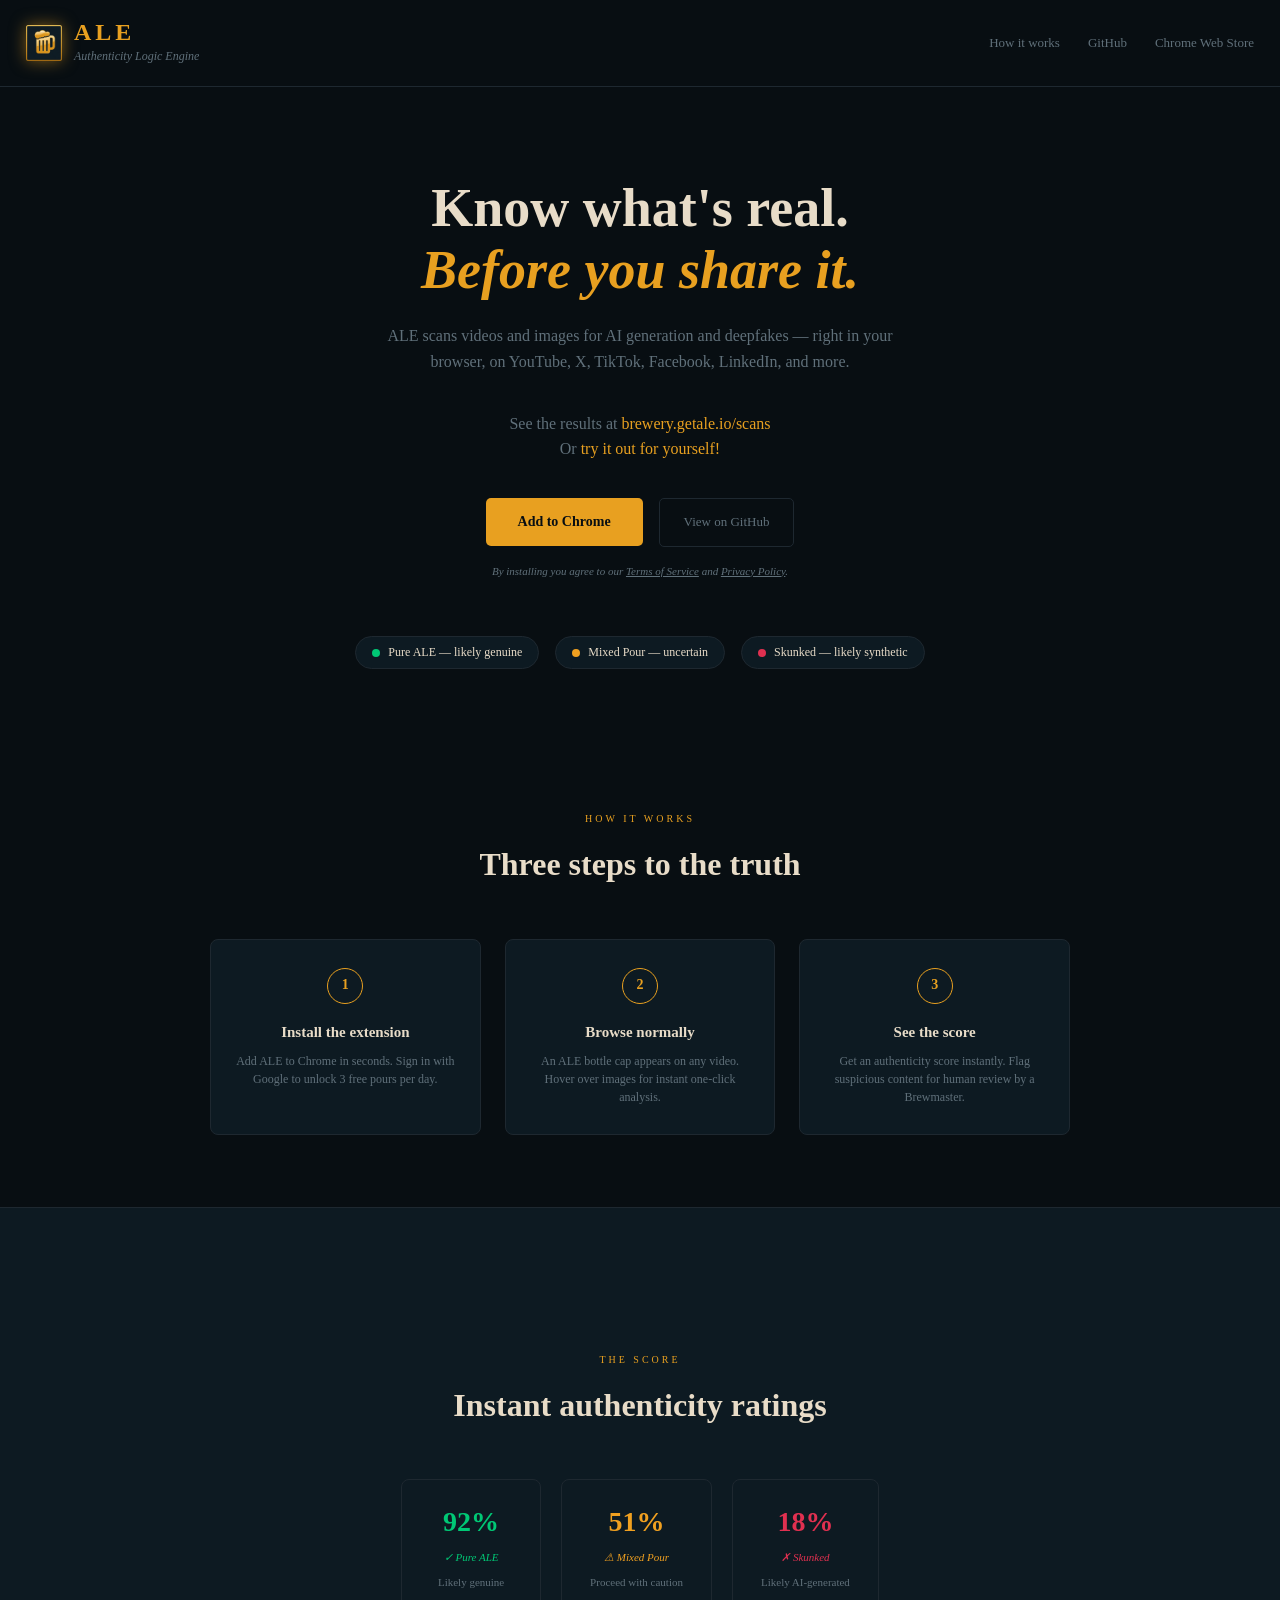
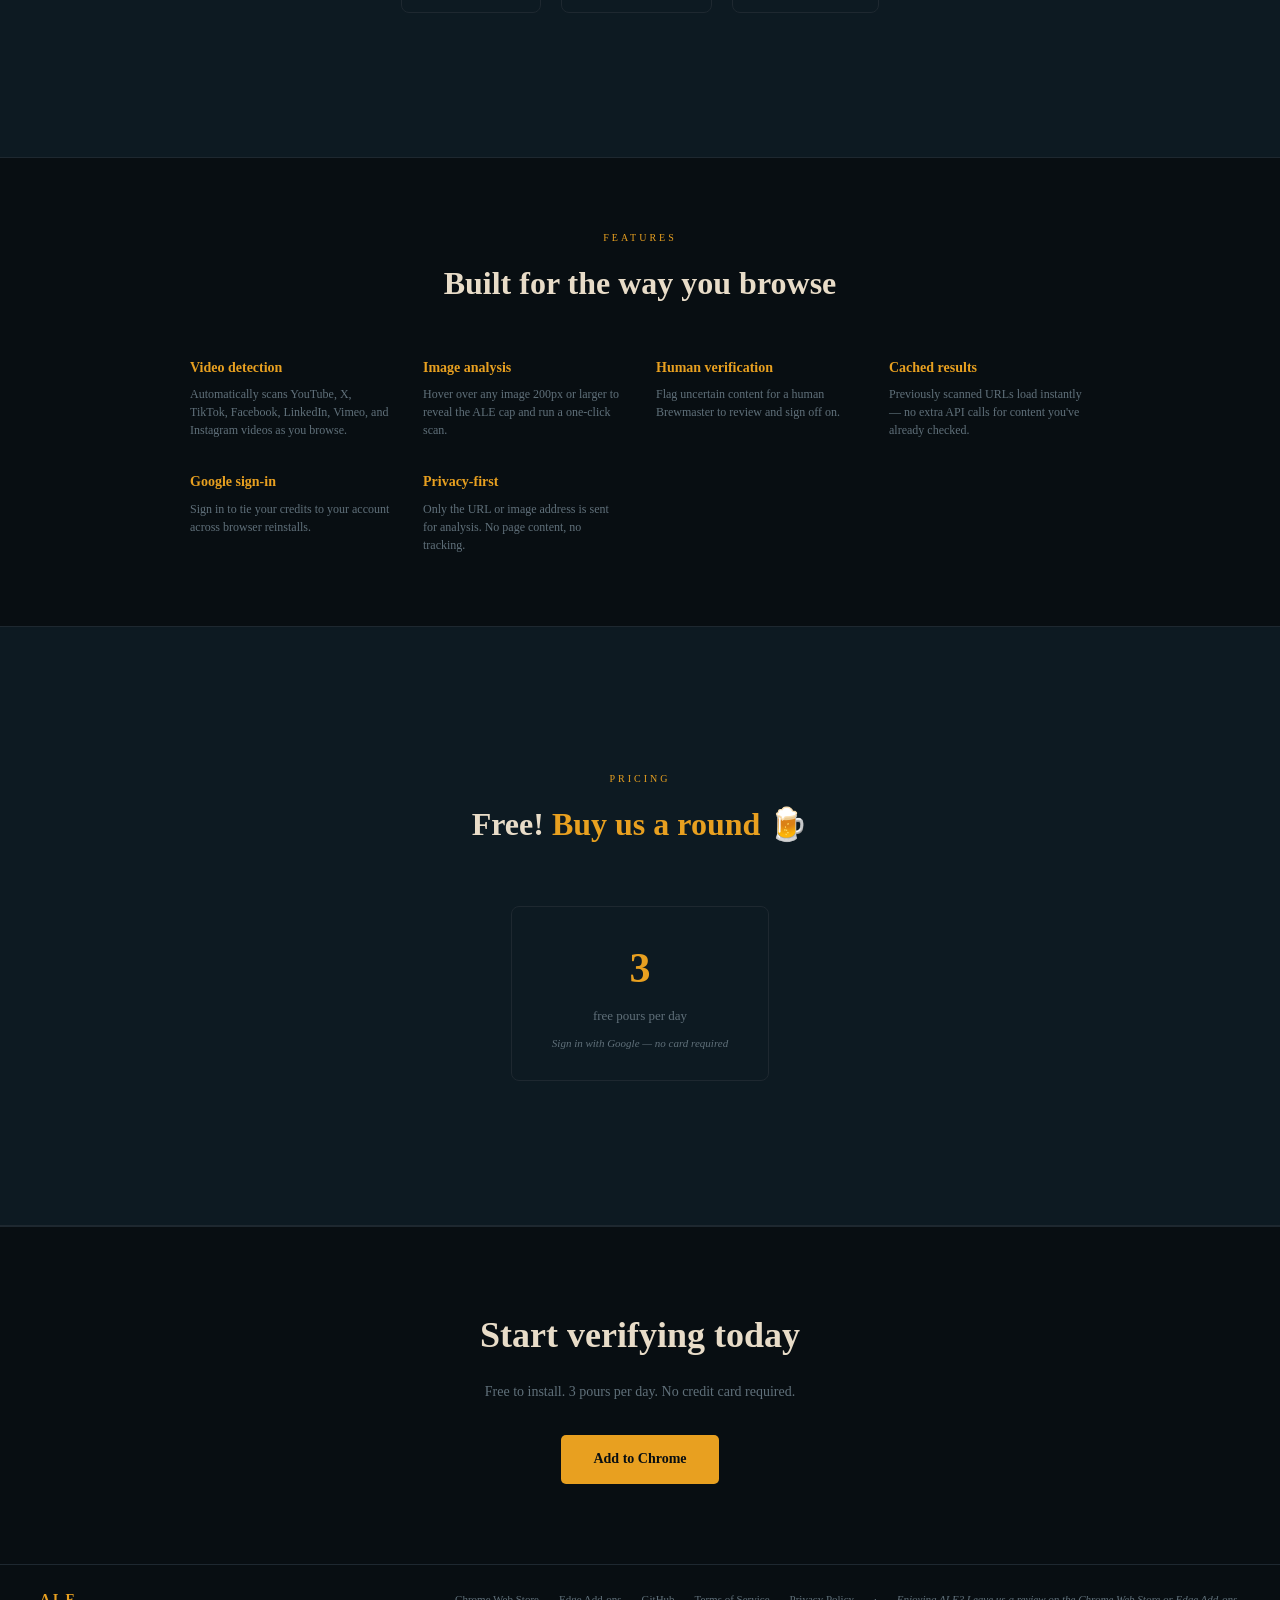
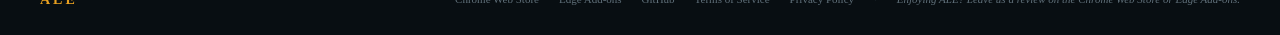
<file: docs/index.html>
<!DOCTYPE html>
<html lang="en">
<head>
  <meta charset="UTF-8" />
  <meta name="viewport" content="width=device-width, initial-scale=1.0" />
  <title>ALE — Authenticity Logic Engine</title>
  <meta name="description" content="A Chrome extension that scans videos and images for AI generation and deepfakes — right in your browser." />
  <style>
    *, *::before, *::after { box-sizing: border-box; margin: 0; padding: 0; }

    :root {
      --bg:      #080E12;
      --card:    #0D1A22;
      --border:  #1E2830;
      --amber:   #E8A020;
      --gold:    #FFB84A;
      --muted:   #60707A;
      --text:    #E8DCC8;
      --real:    #00C875;
      --mixed:   #F0A020;
      --skunked: #E03050;
    }

    body {
      background: var(--bg);
      color: var(--text);
      font-family: Georgia, 'Times New Roman', serif;
      line-height: 1.6;
    }

    a { color: var(--amber); text-decoration: none; }
    a:hover { color: var(--gold); }

    /* ── Nav ── */
    nav {
      display: flex;
      align-items: center;
      justify-content: space-between;
      padding: 20px 26px;
      border-bottom: 1px solid var(--border);
    }

    .nav-logo {
      display: flex;
      align-items: center;
      gap: 12px;
      text-decoration: none;
    }

    .nav-logo-icon {
      width: 36px;
      height: 36px;
      filter: drop-shadow(0 0 8px rgba(232, 160, 32, 0.5));
    }

    .nav-logo-text {
      font-size: 24px;
      font-weight: bold;
      letter-spacing: 4px;
      color: var(--amber);
      line-height: 1;
    }

    .nav-logo-tagline {
      font-size: 12px;
      color: var(--muted);
      font-style: italic;
      margin-top: 3px;
    }

    .nav-links {
      display: flex;
      gap: 28px;
      font-size: 13px;
      color: var(--muted);
    }

    .nav-links a { color: var(--muted); transition: color 0.15s; }
    .nav-links a:hover { color: var(--text); }

    /* ── Hero ── */
    .hero {
      text-align: center;
      padding: 90px 24px 70px;
      max-width: 720px;
      margin: 0 auto;
    }

    .hero-eyebrow {
      font-size: 11px;
      letter-spacing: 3px;
      text-transform: uppercase;
      color: var(--amber);
      margin-bottom: 20px;
    }

    .hero h1 {
      font-size: clamp(32px, 6vw, 54px);
      line-height: 1.15;
      color: var(--text);
      margin-bottom: 22px;
    }

    .hero h1 em {
      font-style: italic;
      color: var(--amber);
    }

    .hero p {
      font-size: 16px;
      color: var(--muted);
      max-width: 520px;
      margin: 0 auto 36px;
    }

    .btn-primary {
      display: inline-block;
      padding: 13px 32px;
      background: var(--amber);
      color: var(--bg);
      border-radius: 5px;
      font-family: Georgia, serif;
      font-size: 14px;
      font-weight: bold;
      transition: background 0.15s;
    }

    .btn-primary:hover { background: var(--gold); color: var(--bg); }

    .btn-secondary {
      display: inline-block;
      padding: 13px 24px;
      border: 1px solid var(--border);
      color: var(--muted);
      border-radius: 5px;
      font-family: Georgia, serif;
      font-size: 13px;
      margin-left: 12px;
      transition: border-color 0.15s, color 0.15s;
    }

    .btn-secondary:hover { border-color: var(--amber); color: var(--text); }

    /* ── Demo pill ── */
    .demo-pills {
      display: flex;
      justify-content: center;
      gap: 16px;
      margin-top: 56px;
      flex-wrap: wrap;
    }

    .pill {
      background: var(--card);
      border: 1px solid var(--border);
      border-radius: 999px;
      padding: 6px 16px;
      font-size: 12px;
      display: flex;
      align-items: center;
      gap: 8px;
    }

    .pill-dot {
      width: 8px;
      height: 8px;
      border-radius: 50%;
      flex-shrink: 0;
    }

    /* ── How it works ── */
    section { padding: 72px 24px; }

    .section-label {
      text-align: center;
      font-size: 10px;
      letter-spacing: 3px;
      text-transform: uppercase;
      color: var(--amber);
      margin-bottom: 12px;
    }

    section h2 {
      text-align: center;
      font-size: clamp(22px, 4vw, 32px);
      color: var(--text);
      margin-bottom: 48px;
    }

    .steps {
      display: grid;
      grid-template-columns: repeat(auto-fit, minmax(220px, 1fr));
      gap: 24px;
      max-width: 860px;
      margin: 0 auto;
    }

    .step {
      background: var(--card);
      border: 1px solid var(--border);
      border-radius: 8px;
      padding: 28px 24px;
      text-align: center;
    }

    .step-num {
      width: 36px;
      height: 36px;
      border-radius: 50%;
      border: 1px solid var(--amber);
      color: var(--amber);
      font-size: 14px;
      font-weight: bold;
      display: flex;
      align-items: center;
      justify-content: center;
      margin: 0 auto 16px;
    }

    .step h3 {
      font-size: 15px;
      color: var(--text);
      margin-bottom: 8px;
    }

    .step p {
      font-size: 12px;
      color: var(--muted);
      line-height: 1.5;
    }

    /* ── Features ── */
    .features-bg { background: var(--card); border-top: 1px solid var(--border); border-bottom: 1px solid var(--border); }

    .features {
      display: grid;
      grid-template-columns: repeat(auto-fit, minmax(200px, 1fr));
      gap: 32px;
      max-width: 900px;
      margin: 0 auto;
    }

    .feature h3 {
      font-size: 14px;
      color: var(--amber);
      margin-bottom: 6px;
    }

    .feature p {
      font-size: 12px;
      color: var(--muted);
      line-height: 1.5;
    }

    /* ── Score sample ── */
    .score-row {
      display: flex;
      justify-content: center;
      gap: 20px;
      flex-wrap: wrap;
      max-width: 600px;
      margin: 0 auto;
    }

    .score-card {
      background: var(--card);
      border: 1px solid var(--border);
      border-radius: 8px;
      padding: 20px 28px;
      text-align: center;
      min-width: 140px;
    }

    .score-val {
      font-size: 28px;
      font-weight: bold;
      margin-bottom: 4px;
    }

    .score-tag {
      font-size: 11px;
      font-style: italic;
    }

    /* ── Credits ── */
    .credits-section { text-align: center; }

    .credits-box {
      display: inline-block;
      background: var(--card);
      border: 1px solid var(--border);
      border-radius: 8px;
      padding: 28px 40px;
      margin-top: 8px;
    }

    .credits-box .big { font-size: 42px; font-weight: bold; color: var(--amber); }
    .credits-box .label { font-size: 13px; color: var(--muted); margin-top: 4px; }
    .credits-box .sub { font-size: 11px; color: var(--muted); margin-top: 8px; font-style: italic; }

    /* ── CTA ── */
    .cta-section {
      text-align: center;
      padding: 80px 24px;
      border-top: 1px solid var(--border);
    }

    .cta-section h2 {
      font-size: clamp(22px, 4vw, 36px);
      margin-bottom: 16px;
    }

    .cta-section p {
      color: var(--muted);
      font-size: 14px;
      margin-bottom: 32px;
    }

    /* ── Footer ── */
    footer {
      border-top: 1px solid var(--border);
      padding: 24px 40px;
      display: flex;
      align-items: center;
      justify-content: space-between;
      flex-wrap: wrap;
      gap: 12px;
    }

    footer .foot-logo { font-size: 14px; font-weight: bold; letter-spacing: 3px; color: var(--amber); }
    footer .foot-links { display: flex; gap: 20px; font-size: 11px; color: var(--muted); }
    footer .foot-links a { color: var(--muted); transition: color 0.15s; }
    footer .foot-links a:hover { color: var(--text); }
  </style>
</head>
<body>

<nav>
  <a class="nav-logo" href="#">
    <img src="ale-icon.png" alt="ALE" width="36" height="36" class="nav-logo-icon">
    <div>
      <div class="nav-logo-text">ALE</div>
      <div class="nav-logo-tagline">Authenticity Logic Engine</div>
    </div>
  </a>
  <div class="nav-links">
    <a href="#how-it-works">How it works</a>
    <a href="https://github.com/jackfperryjr/ale-extension" target="_blank" rel="noopener">GitHub</a>
    <a href="https://chromewebstore.google.com/detail/kkfaafebgjbcekddnlcfcapfemceekko" target="_blank" rel="noopener">Chrome Web Store</a>
  </div>
</nav>

<!-- ── Hero ── -->
<section class="hero">
  <h1>Know what's real.<br><em>Before you share it.</em></h1>
  <p>
    ALE scans videos and images for AI generation and deepfakes — right in your browser,
    on YouTube, X, TikTok, Facebook, LinkedIn, and more.
  </p>
  <p>
    See the results at <a href="https://brewery.getale.io/scans" target="_blank" rel="noopener">brewery.getale.io/scans</a>
  <br/>
    Or <a href="https://brewery.getale.io/try" target="_blank" rel="noopener">try it out for yourself!</a>
  </p>
  <div>
    <a class="btn-primary ale-install-chrome" href="https://chromewebstore.google.com/detail/kkfaafebgjbcekddnlcfcapfemceekko" target="_blank" rel="noopener">
      Add to Chrome
    </a>
    <a class="btn-primary ale-install-edge" href="https://microsoftedge.microsoft.com/addons/detail/fplhdmbfbfadokkehclmeaahadhjbgfm" target="_blank" rel="noopener" style="display:none">
      Add to Edge
    </a>
    <a class="btn-secondary" href="https://github.com/jackfperryjr/ale-extension" target="_blank" rel="noopener">
      View on GitHub
    </a>
  </div>
  <p style="font-size:11px; color:var(--muted); margin-top:16px; font-style:italic;">
    By installing you agree to our <a href="tos.html" style="color:var(--muted); text-decoration:underline;">Terms of Service</a>
    and <a href="privacy.html" style="color:var(--muted); text-decoration:underline;">Privacy Policy</a>.
  </p>

  <div class="demo-pills">
    <div class="pill">
      <span class="pill-dot" style="background: var(--real)"></span>
      <span>Pure ALE &mdash; likely genuine</span>
    </div>
    <div class="pill">
      <span class="pill-dot" style="background: var(--mixed)"></span>
      <span>Mixed Pour &mdash; uncertain</span>
    </div>
    <div class="pill">
      <span class="pill-dot" style="background: var(--skunked)"></span>
      <span>Skunked &mdash; likely synthetic</span>
    </div>
  </div>
</section>

<!-- ── How it works ── -->
<section id="how-it-works">
  <p class="section-label">How it works</p>
  <h2>Three steps to the truth</h2>
  <div class="steps">
    <div class="step">
      <div class="step-num">1</div>
      <h3>Install the extension</h3>
      <p>Add ALE to Chrome in seconds. Sign in with Google to unlock 3 free pours per day.</p>
    </div>
    <div class="step">
      <div class="step-num">2</div>
      <h3>Browse normally</h3>
      <p>An ALE bottle cap appears on any video. Hover over images for instant one-click analysis.</p>
    </div>
    <div class="step">
      <div class="step-num">3</div>
      <h3>See the score</h3>
      <p>Get an authenticity score instantly. Flag suspicious content for human review by a Brewmaster.</p>
    </div>
  </div>
</section>

<!-- ── Score examples ── -->
<section class="features-bg">
  <section>
    <p class="section-label">The score</p>
    <h2>Instant authenticity ratings</h2>
    <div class="score-row">
      <div class="score-card">
        <div class="score-val" style="color: var(--real)">92%</div>
        <div class="score-tag" style="color: var(--real)">✓ Pure ALE</div>
        <div style="font-size:11px; color:var(--muted); margin-top:8px;">Likely genuine</div>
      </div>
      <div class="score-card">
        <div class="score-val" style="color: var(--mixed)">51%</div>
        <div class="score-tag" style="color: var(--mixed)">⚠ Mixed Pour</div>
        <div style="font-size:11px; color:var(--muted); margin-top:8px;">Proceed with caution</div>
      </div>
      <div class="score-card">
        <div class="score-val" style="color: var(--skunked)">18%</div>
        <div class="score-tag" style="color: var(--skunked)">✗ Skunked</div>
        <div style="font-size:11px; color:var(--muted); margin-top:8px;">Likely AI-generated</div>
      </div>
    </div>
  </section>
</section>

<!-- ── Features ── -->
<section>
  <p class="section-label">Features</p>
  <h2>Built for the way you browse</h2>
  <div class="features">
    <div class="feature">
      <h3>Video detection</h3>
      <p>Automatically scans YouTube, X, TikTok, Facebook, LinkedIn, Vimeo, and Instagram videos as you browse.</p>
    </div>
    <div class="feature">
      <h3>Image analysis</h3>
      <p>Hover over any image 200px or larger to reveal the ALE cap and run a one-click scan.</p>
    </div>
    <div class="feature">
      <h3>Human verification</h3>
      <p>Flag uncertain content for a human Brewmaster to review and sign off on.</p>
    </div>
    <div class="feature">
      <h3>Cached results</h3>
      <p>Previously scanned URLs load instantly — no extra API calls for content you've already checked.</p>
    </div>
    <div class="feature">
      <h3>Google sign-in</h3>
      <p>Sign in to tie your credits to your account across browser reinstalls.</p>
    </div>
    <div class="feature">
      <h3>Privacy-first</h3>
      <p>Only the URL or image address is sent for analysis. No page content, no tracking.</p>
    </div>
  </div>
</section>

<!-- ── Credits ── -->
<section class="features-bg">
  <section class="credits-section">
    <p class="section-label">Pricing</p>
    <h2>Free! <a href="https://buy.stripe.com/aFafZj7YI6n06d3fxG0Fi00" target="_blank" rel="noopener">Buy us a round 🍺</a></h2>
    <div class="credits-box">
      <div class="big">3</div>
      <div class="label">free pours per day</div>
      <div class="sub">Sign in with Google &mdash; no card required</div>
    </div>
  </section>
</section>

<!-- ── CTA ── -->
<section class="cta-section">
  <h2>Start verifying today</h2>
  <p>Free to install. 3 pours per day. No credit card required.</p>
  <a class="btn-primary ale-install-chrome" href="https://chromewebstore.google.com/detail/kkfaafebgjbcekddnlcfcapfemceekko" target="_blank" rel="noopener">
    Add to Chrome
  </a>
  <a class="btn-primary ale-install-edge" href="https://microsoftedge.microsoft.com/addons/detail/ale/
fplhdmbfbfadokkehclmeaahadhjbgfm" target="_blank" rel="noopener" style="display:none">
    Add to Edge
  </a>
</section>

<footer>
  <span class="foot-logo">ALE</span>
  <div class="foot-links">
    <a href="https://chromewebstore.google.com/detail/kkfaafebgjbcekddnlcfcapfemceekko" target="_blank" rel="noopener">Chrome Web Store</a>
    <a href="https://microsoftedge.microsoft.com/addons/detail/fplhdmbfbfadokkehclmeaahadhjbgfm" target="_blank" rel="noopener">Edge Add-ons</a>
    <a href="https://github.com/jackfperryjr/ale-extension" target="_blank" rel="noopener">GitHub</a>
    <a href="tos.html">Terms of Service</a>
    <a href="privacy.html">Privacy Policy</a>
    <span style="color:var(--muted);">·</span>
    <span style="font-style:italic;">Enjoying ALE? Leave us a review on the
      <a href="https://chromewebstore.google.com/detail/kkfaafebgjbcekddnlcfcapfemceekko" target="_blank" rel="noopener">Chrome Web Store</a>
      or <a href="https://microsoftedge.microsoft.com/addons/detail/ale/
fplhdmbfbfadokkehclmeaahadhjbgfm" target="_blank" rel="noopener">Edge Add-ons</a>.
    </span>
  </div>
</footer>

<script>
  (function () {
    if (/Edg\//.test(navigator.userAgent)) {
      document.querySelectorAll('.ale-install-chrome').forEach(function (el) { el.style.display = 'none'; });
      document.querySelectorAll('.ale-install-edge').forEach(function (el) { el.style.display = ''; });
    }
  })();
</script>
</body>
</html>
</file>
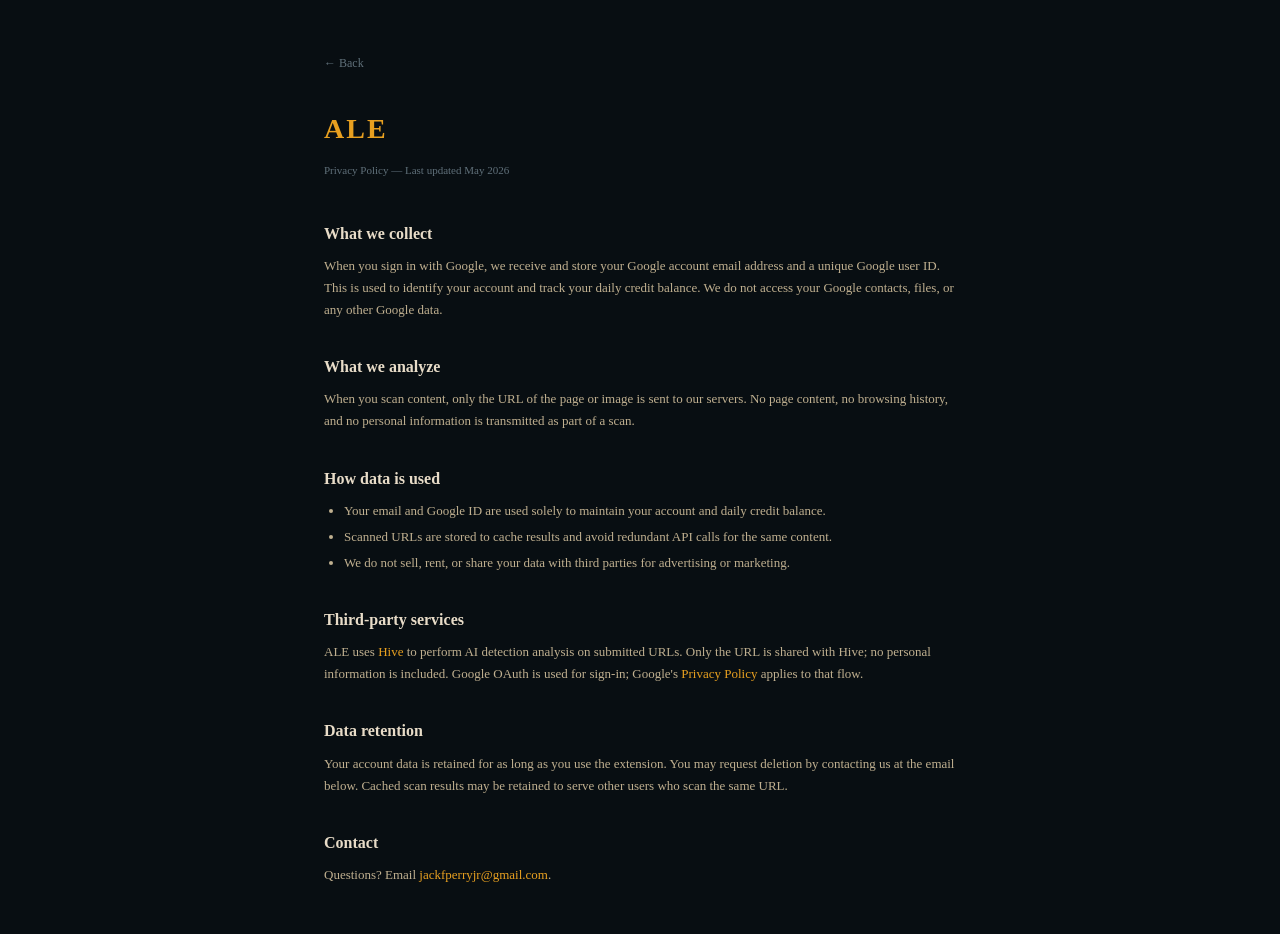
<file: docs/privacy.html>
<!DOCTYPE html>
<html lang="en">
<head>
  <meta charset="UTF-8" />
  <meta name="viewport" content="width=device-width, initial-scale=1.0" />
  <title>Privacy Policy — ALE</title>
  <style>
    *, *::before, *::after { box-sizing: border-box; margin: 0; padding: 0; }
    body {
      background: #080E12;
      color: #E8DCC8;
      font-family: Georgia, 'Times New Roman', serif;
      line-height: 1.7;
      padding: 48px 24px;
      max-width: 680px;
      margin: 0 auto;
    }
    a { color: #E8A020; text-decoration: none; }
    a:hover { color: #FFB84A; }
    h1 { font-size: 28px; color: #E8A020; margin-bottom: 8px; letter-spacing: 2px; }
    .meta { font-size: 11px; color: #60707A; margin-bottom: 40px; }
    h2 { font-size: 16px; color: #E8DCC8; margin: 32px 0 8px; }
    p, li { font-size: 13px; color: #C0B090; }
    ul { padding-left: 20px; margin-top: 8px; }
    li { margin-bottom: 4px; }
    .back { display: inline-block; font-size: 12px; color: #60707A; margin-bottom: 32px; }
    .back:hover { color: #E8DCC8; }
  </style>
</head>
<body>

<a class="back" href="index.html">← Back</a>

<h1>ALE</h1>
<p class="meta">Privacy Policy &mdash; Last updated May 2026</p>

<h2>What we collect</h2>
<p>When you sign in with Google, we receive and store your Google account email address and a unique Google user ID. This is used to identify your account and track your daily credit balance. We do not access your Google contacts, files, or any other Google data.</p>

<h2>What we analyze</h2>
<p>When you scan content, only the URL of the page or image is sent to our servers. No page content, no browsing history, and no personal information is transmitted as part of a scan.</p>

<h2>How data is used</h2>
<ul>
  <li>Your email and Google ID are used solely to maintain your account and daily credit balance.</li>
  <li>Scanned URLs are stored to cache results and avoid redundant API calls for the same content.</li>
  <li>We do not sell, rent, or share your data with third parties for advertising or marketing.</li>
</ul>

<h2>Third-party services</h2>
<p>ALE uses <a href="https://thehive.ai" target="_blank" rel="noopener">Hive</a> to perform AI detection analysis on submitted URLs. Only the URL is shared with Hive; no personal information is included. Google OAuth is used for sign-in; Google's <a href="https://policies.google.com/privacy" target="_blank" rel="noopener">Privacy Policy</a> applies to that flow.</p>

<h2>Data retention</h2>
<p>Your account data is retained for as long as you use the extension. You may request deletion by contacting us at the email below. Cached scan results may be retained to serve other users who scan the same URL.</p>

<h2>Contact</h2>
<p>Questions? Email <a href="mailto:jackfperryjr@gmail.com">jackfperryjr@gmail.com</a>.</p>

</body>
</html>
</file>
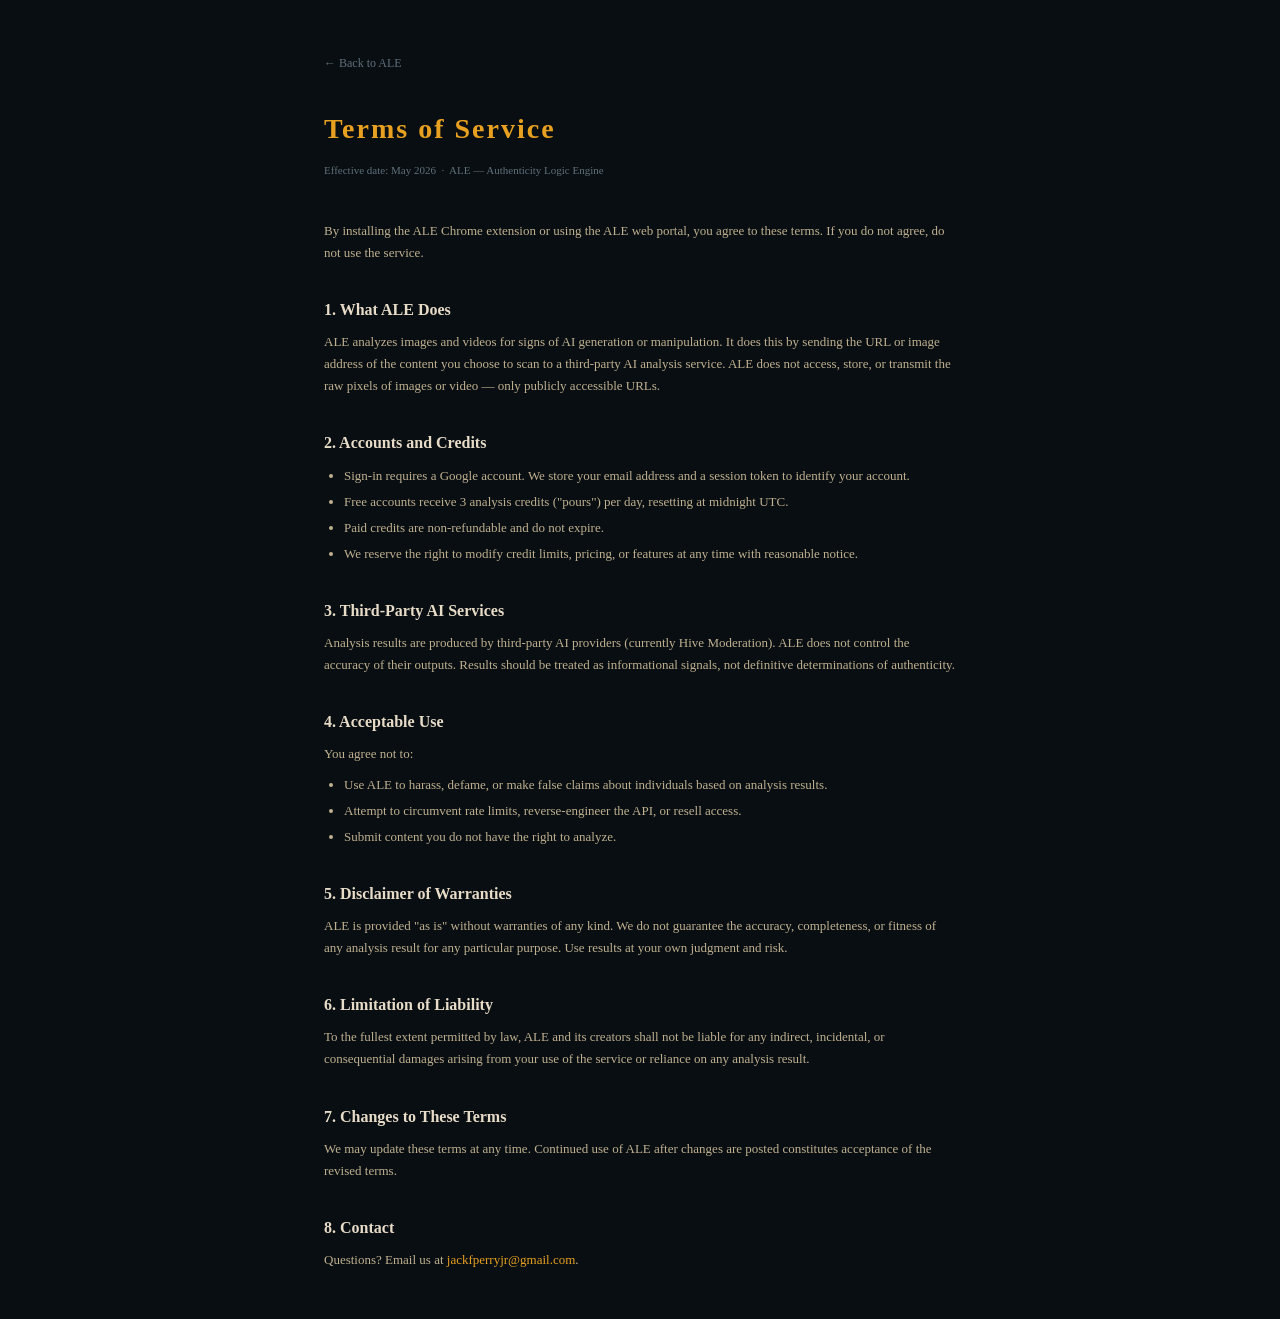
<file: docs/tos.html>
<!DOCTYPE html>
<html lang="en">
<head>
  <meta charset="UTF-8" />
  <meta name="viewport" content="width=device-width, initial-scale=1.0" />
  <title>Terms of Service — ALE</title>
  <style>
    *, *::before, *::after { box-sizing: border-box; margin: 0; padding: 0; }
    body {
      background: #080E12;
      color: #E8DCC8;
      font-family: Georgia, 'Times New Roman', serif;
      line-height: 1.7;
      padding: 48px 24px;
      max-width: 680px;
      margin: 0 auto;
    }
    a { color: #E8A020; text-decoration: none; }
    a:hover { color: #FFB84A; }
    h1 { font-size: 28px; color: #E8A020; margin-bottom: 8px; letter-spacing: 2px; }
    .meta { font-size: 11px; color: #60707A; margin-bottom: 40px; }
    h2 { font-size: 16px; color: #E8DCC8; margin: 32px 0 8px; }
    p, li { font-size: 13px; color: #C0B090; }
    ul { padding-left: 20px; margin-top: 8px; }
    li { margin-bottom: 4px; }
    .back { display: inline-block; font-size: 12px; color: #60707A; margin-bottom: 32px; }
    .back:hover { color: #E8DCC8; }
  </style>
</head>
<body>

  <a class="back" href="index.html">← Back to ALE</a>

  <h1>Terms of Service</h1>
  <p class="meta">Effective date: May 2026 &nbsp;·&nbsp; ALE — Authenticity Logic Engine</p>

  <p>By installing the ALE Chrome extension or using the ALE web portal, you agree to these terms. If you do not agree, do not use the service.</p>

  <h2>1. What ALE Does</h2>
  <p>ALE analyzes images and videos for signs of AI generation or manipulation. It does this by sending the URL or image address of the content you choose to scan to a third-party AI analysis service. ALE does not access, store, or transmit the raw pixels of images or video — only publicly accessible URLs.</p>

  <h2>2. Accounts and Credits</h2>
  <ul>
    <li>Sign-in requires a Google account. We store your email address and a session token to identify your account.</li>
    <li>Free accounts receive 3 analysis credits ("pours") per day, resetting at midnight UTC.</li>
    <li>Paid credits are non-refundable and do not expire.</li>
    <li>We reserve the right to modify credit limits, pricing, or features at any time with reasonable notice.</li>
  </ul>

  <h2>3. Third-Party AI Services</h2>
  <p>Analysis results are produced by third-party AI providers (currently Hive Moderation). ALE does not control the accuracy of their outputs. Results should be treated as informational signals, not definitive determinations of authenticity.</p>

  <h2>4. Acceptable Use</h2>
  <p>You agree not to:</p>
  <ul>
    <li>Use ALE to harass, defame, or make false claims about individuals based on analysis results.</li>
    <li>Attempt to circumvent rate limits, reverse-engineer the API, or resell access.</li>
    <li>Submit content you do not have the right to analyze.</li>
  </ul>

  <h2>5. Disclaimer of Warranties</h2>
  <p>ALE is provided "as is" without warranties of any kind. We do not guarantee the accuracy, completeness, or fitness of any analysis result for any particular purpose. Use results at your own judgment and risk.</p>

  <h2>6. Limitation of Liability</h2>
  <p>To the fullest extent permitted by law, ALE and its creators shall not be liable for any indirect, incidental, or consequential damages arising from your use of the service or reliance on any analysis result.</p>

  <h2>7. Changes to These Terms</h2>
  <p>We may update these terms at any time. Continued use of ALE after changes are posted constitutes acceptance of the revised terms.</p>

  <h2>8. Contact</h2>
  <p>Questions? Email us at <a href="mailto:jackfperryjr@gmail.com">jackfperryjr@gmail.com</a>.</p>

</body>
</html>
</file>
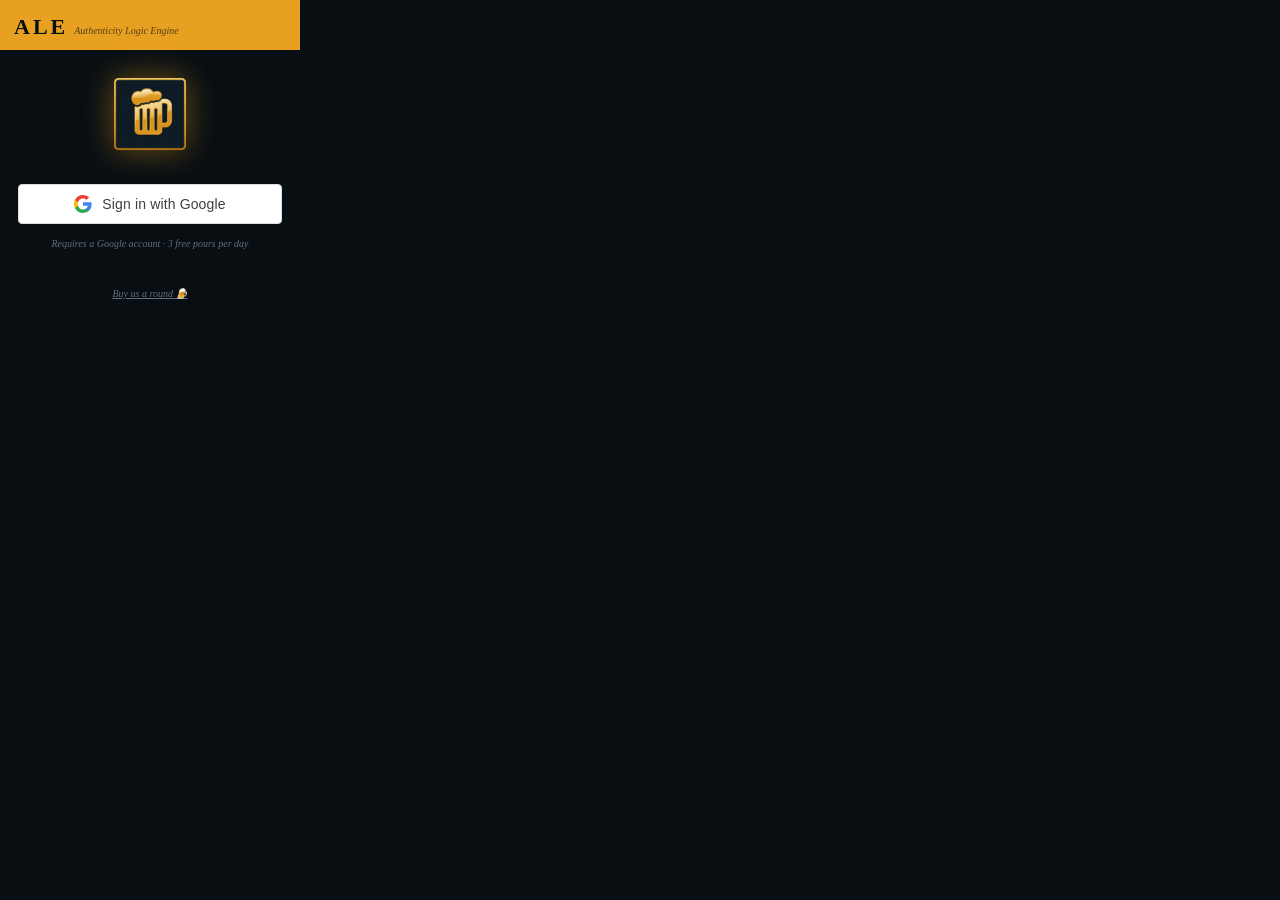
<file: popup/popup.html>
<!DOCTYPE html>
<html lang="en">
<head>
  <meta charset="UTF-8">
  <title>ALE</title>
  <link rel="stylesheet" href="popup.css">
</head>
<body>

  <header class="ale-header">
    <span class="ale-logo">ALE</span>
    <span class="ale-tagline">Authenticity Logic Engine</span>
    <span class="ale-version" id="aleVersion"></span>
  </header>

  <div class="ale-hero">
    <img src="../icons/android-chrome-192x192.png" alt="ALE" class="ale-hero-icon" />
  </div>

  <div class="ale-auth">
    <div id="authSignedOut">
      <button id="signInBtn" class="btn-google-signin">
        <svg class="google-g" viewBox="0 0 18 18" xmlns="http://www.w3.org/2000/svg" aria-hidden="true">
          <path d="M17.64 9.2c0-.637-.057-1.251-.164-1.84H9v3.481h4.844a4.14 4.14 0 0 1-1.796 2.716v2.259h2.908c1.702-1.567 2.684-3.875 2.684-6.615Z" fill="#4285F4"/>
          <path d="M9 18c2.43 0 4.467-.806 5.956-2.18l-2.908-2.259c-.806.54-1.837.86-3.048.86-2.344 0-4.328-1.584-5.036-3.711H.957v2.332A8.997 8.997 0 0 0 9 18Z" fill="#34A853"/>
          <path d="M3.964 10.71A5.41 5.41 0 0 1 3.682 9c0-.593.102-1.17.282-1.71V4.958H.957A8.996 8.996 0 0 0 0 9c0 1.452.348 2.827.957 4.042l3.007-2.332Z" fill="#FBBC05"/>
          <path d="M9 3.58c1.321 0 2.508.454 3.44 1.345l2.582-2.58C13.463.891 11.426 0 9 0A8.997 8.997 0 0 0 .957 4.958L3.964 7.29C4.672 5.163 6.656 3.58 9 3.58Z" fill="#EA4335"/>
        </svg>
        Sign in with Google
      </button>
      <p class="auth-hint">Requires a Google account · 3 free pours per day</p>
    </div>

    <div id="authSignedIn" style="display:none">
      <div class="auth-credits-box">
        <div class="auth-credits-row">
          <span class="auth-credits-label">Free pours today</span>
          <span class="auth-credits" id="authFreeCredits"></span>
        </div>
        <div class="auth-credits-row" id="authPaidRow">
          <span class="auth-credits-label">Paid credits</span>
          <span class="auth-credits auth-credits-paid" id="authPaidCredits"></span>
        </div>
      </div>
      <div class="auth-account-row">
        <span class="auth-email" id="authEmail"></span>
        <button id="signOutBtn" class="btn-signout">Sign out</button>
      </div>
    </div>
  </div>

  <div class="ale-status" id="statusMsg"></div>

  <div class="ale-support">
    <a href="https://buy.stripe.com/aFafZj7YI6n06d3fxG0Fi00" target="_blank" rel="noopener">Buy us a round 🍺</a>
  </div>

  <script src="popup.js"></script>
</body>
</html>
</file>
<file: popup/popup.css>
* { box-sizing: border-box; margin: 0; padding: 0; }

body {
  width: 300px;
  font-family: Georgia, 'Times New Roman', serif;
  background: #080E12;
  color: #E8DCC8;
  border-radius: 12px;
  overflow: hidden;
}

/* ── Header ── */
.ale-header {
  background: #E8A020;
  padding: 10px 14px;
  padding-top: 14px;
  display: flex;
  align-items: baseline;
  gap: 6px;
}

.ale-version {
  margin-left: auto;
  font-size: 9px;
  font-family: monospace;
  color: #080E12;
  opacity: 0.5;
  align-self: center;
}

.ale-logo {
  font-size: 22px;
  font-weight: bold;
  letter-spacing: 3px;
  color: #080E12;
}

.ale-tagline {
  font-size: 10px;
  font-style: italic;
  color: #080E12;
  opacity: 0.65;
}

/* ── Hero icon ── */
.ale-hero {
  display: flex;
  justify-content: center;
  padding: 28px 0 20px;
}

.ale-hero-icon {
  width: 72px;
  height: 72px;
  filter: drop-shadow(0 0 16px rgba(232, 160, 32, 0.45));
  transition: filter 0.3s;
}

@keyframes ale-brew {
  0%   { transform: rotate(0deg);   filter: drop-shadow(0 0 10px rgba(232, 160, 32, 0.35)); }
  50%  { transform: rotate(180deg); filter: drop-shadow(0 0 28px rgba(232, 160, 32, 0.95)); }
  100% { transform: rotate(360deg); filter: drop-shadow(0 0 10px rgba(232, 160, 32, 0.35)); }
}

.ale-hero-icon.brewing {
  animation: ale-brew 1.2s linear infinite;
}

/* ── Auth ── */
.ale-auth {
  padding: 0 18px 16px;
}

#authSignedOut {
  display: flex;
  flex-direction: column;
  align-items: stretch;
  padding-top: 14px;
}

/* Official Google sign-in button */
.btn-google-signin {
  display: flex;
  align-items: center;
  justify-content: center;
  gap: 10px;
  width: 100%;
  padding: 10px 12px;
  background: #fff;
  color: #3c4043;
  border: 1px solid #dadce0;
  border-radius: 4px;
  font-family: 'Roboto', Arial, sans-serif;
  font-size: 14px;
  font-weight: 500;
  cursor: pointer;
  transition: background 0.15s, box-shadow 0.15s;
  letter-spacing: 0.01em;
}

.btn-google-signin:hover:not(:disabled) {
  background: #f8f8f8;
  box-shadow: 0 1px 3px rgba(0,0,0,0.2);
}

.btn-google-signin:disabled {
  opacity: 0.55;
  cursor: not-allowed;
}

.google-g {
  width: 18px;
  height: 18px;
  flex-shrink: 0;
}

.auth-hint {
  font-size: 10px;
  font-style: italic;
  color: #60707A;
  text-align: center;
  padding-top: 14px;
}

/* Signed-in state */
#authSignedIn {
  display: flex;
  flex-direction: column;
  padding-top: 14px;
}

.auth-account-row {
  display: flex;
  align-items: center;
  justify-content: space-between;
  padding-top: 14px;
}

.auth-email {
  font-size: 11px;
  font-family: monospace;
  color: #A09070;
  overflow: hidden;
  text-overflow: ellipsis;
  white-space: nowrap;
}

.btn-signout {
  background: transparent;
  border: none;
  color: #60707A;
  font-size: 10px;
  font-family: Georgia, serif;
  cursor: pointer;
  text-decoration: underline;
  padding: 0;
  flex-shrink: 0;
}
.btn-signout:hover { color: #E8DCC8; }

.auth-credits-box {
  background: #0E1820;
  border: 1px solid #1E2830;
  border-radius: 6px;
  overflow: hidden;
}

.auth-credits-row {
  display: flex;
  align-items: center;
  justify-content: space-between;
  padding: 8px 12px;
}

.auth-credits-row + .auth-credits-row {
  border-top: 1px solid #1E2830;
}

.auth-credits-label {
  font-size: 11px;
  color: #60707A;
}

.auth-credits {
  font-size: 13px;
  font-weight: bold;
  color: #E8A020;
  font-family: monospace;
}

.auth-credits-paid {
  color: #60A8E8;
}

/* ── Support ── */
.ale-support {
  padding: 0 18px 14px;
  text-align: center;
}

.ale-support a {
  font-size: 10px;
  font-style: italic;
  color: #60707A;
  text-decoration: underline;
  transition: color 0.15s;
}

.ale-support a:hover { color: #E8A020; }

/* ── Status ── */
.ale-status {
  padding: 0 18px 12px;
  font-size: 10px;
  font-style: italic;
  color: #60707A;
  min-height: 18px;
  text-align: center;
  line-height: 1.4;
}
</file>
